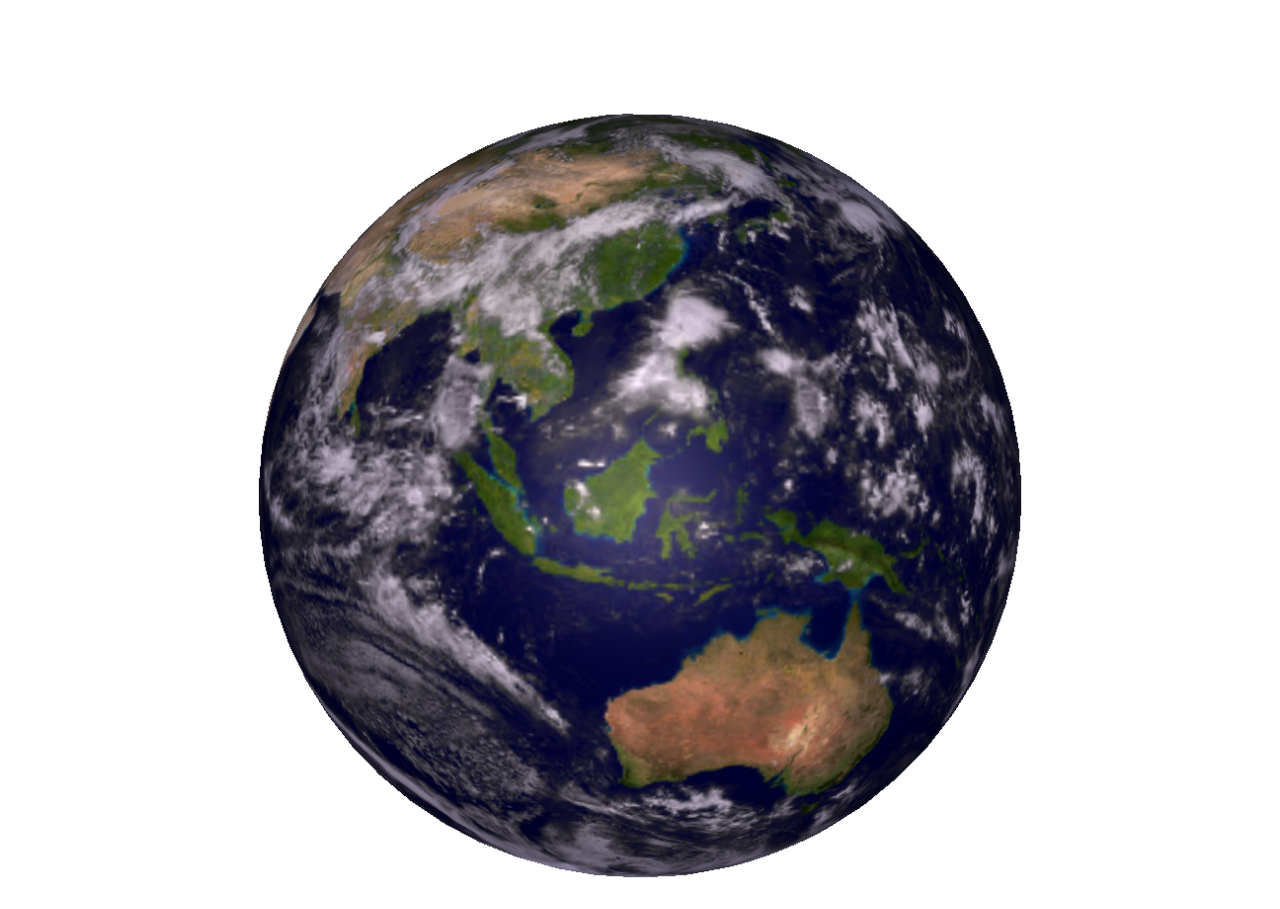
<file: images/planets/animated/earth.html>
<!doctype html>
<html>
<head>
<meta charset="utf-8">
<title>CinEspacio</title>
<meta name="viewport" content="width=device-width, initial-scale=1">
<!--ESTLIOS -->
<!--SCRIPTS -->
    <script src="threemas/build/three.min.js"></script>
    <script src="threemas/examples/js/loaders/OBJLoader.js"></script>
    <script src="threemas/examples/js/controls/TrackballControls.js"></script>
    <script src="threemas/examples/js/Detector.js"></script>
<style>
body, html {overflow:hidden;}
canvas {cursor:pointer;width:100%!important;height:auto!important;background: transparent!important;}
</style>
</head>

<body>
    <script>
     var container;

    var camera, scene, renderer, controls;

    var mouseX = 0, mouseY = 0;

    var windowHalfX = window.innerWidth / 2;
    var windowHalfY = window.innerHeight / 2;

    init();

    function init() {

      container = document.createElement('div');
      document.body.appendChild(container);

      camera = new THREE.PerspectiveCamera(45, window.innerWidth / window.innerHeight, 1, 2000);
      camera.position.z = 28;

      /////////////////////////////////////////
      // Trackball Controller
      /////////////////////////////////////////

      controls = new THREE.TrackballControls(camera);
      controls.rotateSpeed = 5.0;
      controls.zoomSpeed = 3.2;
      controls.panSpeed = 0.8;
      controls.noZoom = true;
      controls.noPan = true;
      controls.staticMoving = true;
      controls.dynamicDampingFactor = 0.2;

      function animationLoop(time) {

        controls.update();

        camera.position.x += (mouseX - camera.position.x) * .00;
        camera.position.y += (- mouseY - camera.position.y) * .00;
        camera.lookAt(scene.position);

        var delta = time - animationLoop.lastTime;
        animationLoop.lastTime = time;
        rotatePlanet(delta);

        renderer.render(scene, camera);
        requestAnimationFrame(animationLoop);
      }

      function rotatePlanet(delta) {
        if (planet == null) return;
      
        planet.rotation.y += (delta * 0.0003);
        this.time -= delta;
      }

      // scene

      scene = new THREE.Scene();

      var ambient = new THREE.AmbientLight(0x101030);
      scene.add(ambient);

      var directionalLight = new THREE.DirectionalLight(0xffeedd);
      directionalLight.position.set(0, 0, 1);
      scene.add(directionalLight);

      // texture

      var manager = new THREE.LoadingManager();
      manager.onProgress = function (item, loaded, total) {

        console.log(item, loaded, total);

      };

      var texture = new THREE.Texture();

      var onProgress = function (xhr) {
        if (xhr.lengthComputable) {
          var percentComplete = xhr.loaded / xhr.total * 100;
          console.log(Math.round(percentComplete, 2) + '% downloaded');
        }
      };

      var onError = function (xhr) {
      };


      var loader = new THREE.ImageLoader(manager);
      loader.load('planets/texture/earth.jpg', function (image) {

        texture.image = image;
        texture.needsUpdate = true;

      });

      // model

      var planet = null;
      var loader = new THREE.OBJLoader(manager);
      loader.load('planets/earth.obj', function (object) {

        planet = object;
        object.traverse(function (child) {

          if (child instanceof THREE.Mesh) {

            child.material.map = texture;

          }

        });

        object.position.y = -1;
        scene.add(object);

      }, onProgress, onError);

      //

      renderer = new THREE.WebGLRenderer({
        alpha: true,
      });
      renderer.setPixelRatio(window.devicePixelRatio);
      renderer.setSize(window.innerWidth, window.innerHeight);
      container.appendChild(renderer.domElement);

      document.addEventListener('mousemove', onDocumentMouseMove, true);

      //

      window.addEventListener('resize', onWindowResize, true);

      requestAnimationFrame(animationLoop);
    }

    function onWindowResize() {

      windowHalfX = window.innerWidth;
      windowHalfY = window.innerHeight;

      camera.aspect = window.innerWidth / window.innerHeight;
      camera.updateProjectionMatrix();

      renderer.setSize(window.innerWidth, window.innerHeight);

    }

    function onDocumentMouseMove(event) {

      mouseX = (event.clientX - windowHalfX);
      mouseY = (event.clientY - windowHalfY);

    }
</script>
</body>
</html>
</file>
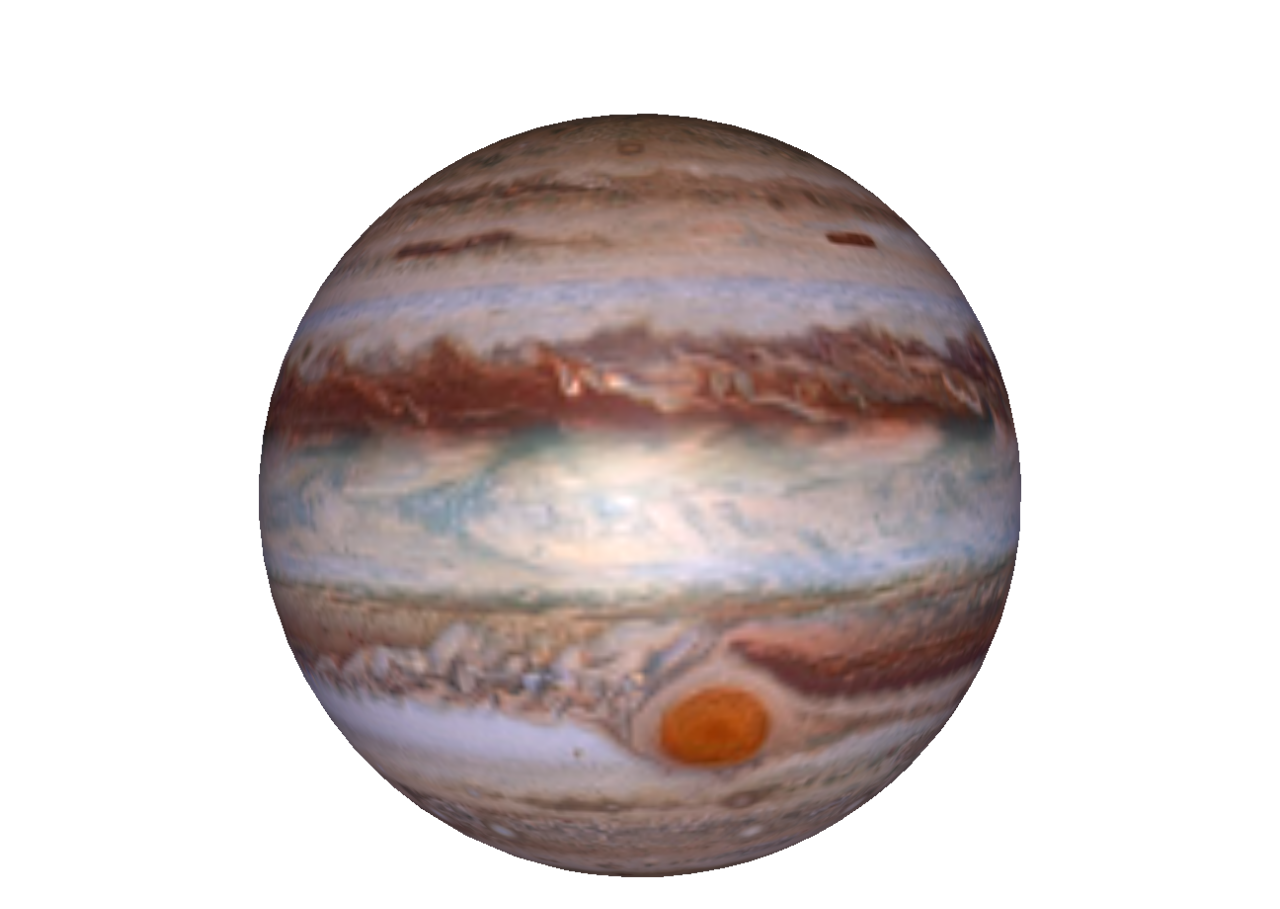
<file: images/planets/animated/jupiter.html>
<!doctype html>
<html>
<head>
<meta charset="utf-8">
<title>CinEspacio</title>
<meta name="viewport" content="width=device-width, initial-scale=1">
<!--ESTLIOS -->
<!--SCRIPTS -->
    <script src="threemas/build/three.min.js"></script>
    <script src="threemas/examples/js/loaders/OBJLoader.js"></script>
    <script src="threemas/examples/js/controls/TrackballControls.js"></script>
    <script src="threemas/examples/js/Detector.js"></script>
<style>
body, html {overflow:hidden;}
canvas {cursor:pointer;width:100%!important;height:auto!important;background: transparent!important;}
</style>
</head>

<body>
    <script>
       var container;

    var camera, scene, renderer, controls;

    var mouseX = 0, mouseY = 0;

    var windowHalfX = window.innerWidth / 2;
    var windowHalfY = window.innerHeight / 2;

    init();

    function init() {

      container = document.createElement('div');
      document.body.appendChild(container);

      camera = new THREE.PerspectiveCamera(45, window.innerWidth / window.innerHeight, 1, 2000);
      camera.position.z = 28;

      /////////////////////////////////////////
      // Trackball Controller
      /////////////////////////////////////////

      controls = new THREE.TrackballControls(camera);
      controls.rotateSpeed = 5.0;
      controls.zoomSpeed = 3.2;
      controls.panSpeed = 0.8;
      controls.noZoom = true;
      controls.noPan = true;
      controls.staticMoving = true;
      controls.dynamicDampingFactor = 0.2;

      function animationLoop(time) {

        controls.update();

        camera.position.x += (mouseX - camera.position.x) * .00;
        camera.position.y += (- mouseY - camera.position.y) * .00;
        camera.lookAt(scene.position);

        var delta = time - animationLoop.lastTime;
        animationLoop.lastTime = time;
        rotatePlanet(delta);

        renderer.render(scene, camera);
        requestAnimationFrame(animationLoop);
      }

      function rotatePlanet(delta) {
        if (planet == null) return;
      
        planet.rotation.y += (delta * 0.0003);
        this.time -= delta;
      }

      // scene

      scene = new THREE.Scene();

      var ambient = new THREE.AmbientLight(0x101030);
      scene.add(ambient);

      var directionalLight = new THREE.DirectionalLight(0xffeedd);
      directionalLight.position.set(0, 0, 1);
      scene.add(directionalLight);

      // texture

      var manager = new THREE.LoadingManager();
      manager.onProgress = function (item, loaded, total) {

        console.log(item, loaded, total);

      };

      var texture = new THREE.Texture();

      var onProgress = function (xhr) {
        if (xhr.lengthComputable) {
          var percentComplete = xhr.loaded / xhr.total * 100;
          console.log(Math.round(percentComplete, 2) + '% downloaded');
        }
      };

      var onError = function (xhr) {
      };


      var loader = new THREE.ImageLoader(manager);
      loader.load('planets/texture/jupiter.jpg', function (image) {

        texture.image = image;
        texture.needsUpdate = true;

      });

      // model

      var planet = null;
      var loader = new THREE.OBJLoader(manager);
      loader.load('planets/jupiter.obj', function (object) {

        planet = object;
        object.traverse(function (child) {

          if (child instanceof THREE.Mesh) {

            child.material.map = texture;

          }

        });

        object.position.y = -1;
        object.rotation.y = 154.3;
        scene.add(object);

      }, onProgress, onError);

      //

      renderer = new THREE.WebGLRenderer({
        alpha: true,
      });
      renderer.setPixelRatio(window.devicePixelRatio);
      renderer.setSize(window.innerWidth, window.innerHeight);
      container.appendChild(renderer.domElement);

      document.addEventListener('mousemove', onDocumentMouseMove, true);

      //

      window.addEventListener('resize', onWindowResize, true);

      requestAnimationFrame(animationLoop);
    }

    function onWindowResize() {

      windowHalfX = window.innerWidth;
      windowHalfY = window.innerHeight;

      camera.aspect = window.innerWidth / window.innerHeight;
      camera.updateProjectionMatrix();

      renderer.setSize(window.innerWidth, window.innerHeight);

    }

    function onDocumentMouseMove(event) {

      mouseX = (event.clientX - windowHalfX);
      mouseY = (event.clientY - windowHalfY);

    }
    </script>

</body>
</html>
</file>
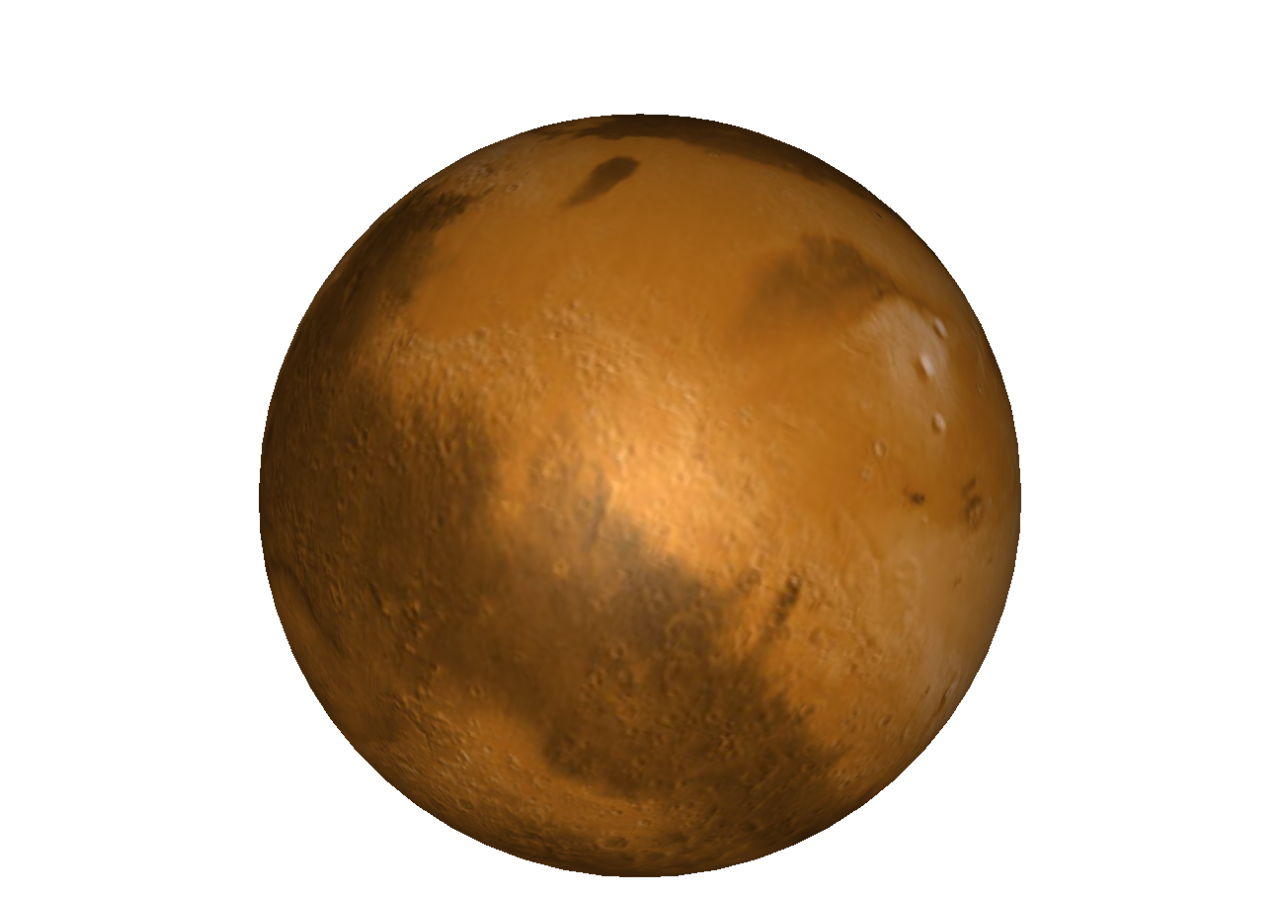
<file: images/planets/animated/mars.html>
<!doctype html>
<html>
<head>
<meta charset="utf-8">
<title>CinEspacio</title>
<meta name="viewport" content="width=device-width, initial-scale=1">
<!--ESTLIOS -->
<!--SCRIPTS -->
    <script src="threemas/build/three.min.js"></script>
    <script src="threemas/examples/js/loaders/OBJLoader.js"></script>
         <script src="https://code.createjs.com/tweenjs-0.6.2.min.js"></script>
    <script src="threemas/examples/js/controls/TrackballControls.js"></script>
    <script src="threemas/examples/js/Detector.js"></script>
<style>
body, html {overflow:hidden;}
canvas {cursor:pointer;width:100%!important;height:auto!important;background: transparent!important;}
</style>
</head>

<body>
    <script>
       var container;

    var camera, scene, renderer, controls;

    var mouseX = 0, mouseY = 0;

    var windowHalfX = window.innerWidth / 2;
    var windowHalfY = window.innerHeight / 2;

    init();

    function init() {

      container = document.createElement('div');
      document.body.appendChild(container);

      camera = new THREE.PerspectiveCamera(45, window.innerWidth / window.innerHeight, 1, 2000);
      camera.position.z = 28;

      /////////////////////////////////////////
      // Trackball Controller
      /////////////////////////////////////////

      controls = new THREE.TrackballControls(camera);
      controls.rotateSpeed = 5.0;
      controls.zoomSpeed = 3.2;
      controls.panSpeed = 0.8;
      controls.noZoom = true;
      controls.noPan = true;
      controls.staticMoving = true;
      controls.dynamicDampingFactor = 0.2;

      function animationLoop(time) {

        controls.update();

        camera.position.x += (mouseX - camera.position.x) * .00;
        camera.position.y += (- mouseY - camera.position.y) * .00;
        camera.lookAt(scene.position);

        var delta = time - animationLoop.lastTime;
        animationLoop.lastTime = time;
        rotatePlanet(delta);

        renderer.render(scene, camera);
        requestAnimationFrame(animationLoop);
      }

      function rotatePlanet(delta) {
        if (planet == null) return;
      
        planet.rotation.y += (delta * 0.0003);
        this.time -= delta;
      }

      // scene

      scene = new THREE.Scene();

      var ambient = new THREE.AmbientLight(0x101030);
      scene.add(ambient);

      var directionalLight = new THREE.DirectionalLight(0xffeedd);
      directionalLight.position.set(0, 0, 1);
      scene.add(directionalLight);

      // texture

      var manager = new THREE.LoadingManager();
      manager.onProgress = function (item, loaded, total) {

        console.log(item, loaded, total);

      };

      var texture = new THREE.Texture();

      var onProgress = function (xhr) {
        if (xhr.lengthComputable) {
          var percentComplete = xhr.loaded / xhr.total * 100;
          console.log(Math.round(percentComplete, 2) + '% downloaded');
        }
      };

      var onError = function (xhr) {
      };


      var loader = new THREE.ImageLoader(manager);
      loader.load('planets/texture/mars.jpg', function (image) {

        texture.image = image;
        texture.needsUpdate = true;

      });

      // model

      var planet = null;
      var loader = new THREE.OBJLoader(manager);
      loader.load('planets/mars.obj', function (object) {

        planet = object;
        object.traverse(function (child) {

          if (child instanceof THREE.Mesh) {

            child.material.map = texture;

          }

        });

        object.position.y = -1;
        object.rotation.x = -126;
        object.rotation.y = 90;
        scene.add(object);

      }, onProgress, onError);

      //

      renderer = new THREE.WebGLRenderer({
        alpha: true,
      });
      renderer.setPixelRatio(window.devicePixelRatio);
      renderer.setSize(window.innerWidth, window.innerHeight);
      container.appendChild(renderer.domElement);

      document.addEventListener('mousemove', onDocumentMouseMove, true);

      //

      window.addEventListener('resize', onWindowResize, true);

      requestAnimationFrame(animationLoop);
    }

    function onWindowResize() {

      windowHalfX = window.innerWidth;
      windowHalfY = window.innerHeight;

      camera.aspect = window.innerWidth / window.innerHeight;
      camera.updateProjectionMatrix();

      renderer.setSize(window.innerWidth, window.innerHeight);

    }

    function onDocumentMouseMove(event) {

      mouseX = (event.clientX - windowHalfX);
      mouseY = (event.clientY - windowHalfY);

    }</script>

</body>
</html>
</file>
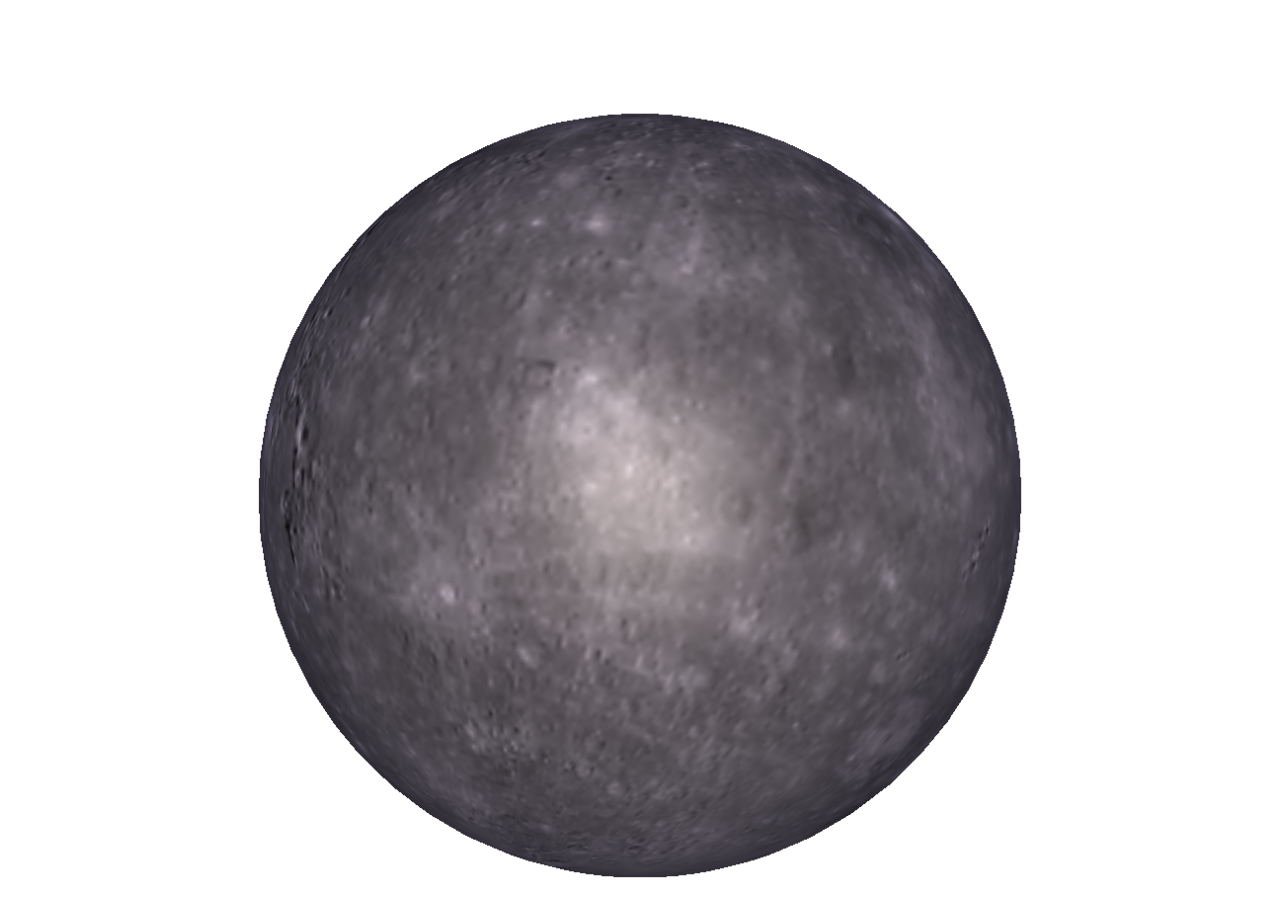
<file: images/planets/animated/mercury.html>
<!doctype html>
<html>
<head>
<meta charset="utf-8">
<title>CinEspacio</title>
<meta name="viewport" content="width=device-width, initial-scale=1">
<!--ESTLIOS -->
<!--SCRIPTS -->
    <script src="threemas/build/three.min.js"></script>
    <script src="threemas/examples/js/loaders/OBJLoader.js"></script>
    <script src="threemas/examples/js/controls/TrackballControls.js"></script>
    <script src="threemas/examples/js/Detector.js"></script>
<style>
body, html {overflow:hidden;}
canvas {cursor:pointer;width:100%!important;height:auto!important;background: transparent!important;}
</style>
</head>

<body>

<script>
 var container;

    var camera, scene, renderer, controls;

    var mouseX = 0, mouseY = 0;

    var windowHalfX = window.innerWidth / 2;
    var windowHalfY = window.innerHeight / 2;

    init();

    function init() {

      container = document.createElement('div');
      document.body.appendChild(container);

      camera = new THREE.PerspectiveCamera(45, window.innerWidth / window.innerHeight, 1, 2000);
      camera.position.z = 28;

      /////////////////////////////////////////
      // Trackball Controller
      /////////////////////////////////////////

      controls = new THREE.TrackballControls(camera);
      controls.rotateSpeed = 5.0;
      controls.zoomSpeed = 3.2;
      controls.panSpeed = 0.8;
      controls.noZoom = true;
      controls.noPan = true;
      controls.staticMoving = true;
      controls.dynamicDampingFactor = 0.2;

      function animationLoop(time) {

        controls.update();

        camera.position.x += (mouseX - camera.position.x) * .00;
        camera.position.y += (- mouseY - camera.position.y) * .00;
        camera.lookAt(scene.position);

        var delta = time - animationLoop.lastTime;
        animationLoop.lastTime = time;
        rotatePlanet(delta);

        renderer.render(scene, camera);
        requestAnimationFrame(animationLoop);
      }

      function rotatePlanet(delta) {
        if (planet == null) return;
      
        planet.rotation.y += (delta * 0.0003);
        this.time -= delta;
      }

      // scene

      scene = new THREE.Scene();

      var ambient = new THREE.AmbientLight(0x101030);
      scene.add(ambient);

      var directionalLight = new THREE.DirectionalLight(0xffeedd);
      directionalLight.position.set(0, 0, 1);
      scene.add(directionalLight);

      // texture

      var manager = new THREE.LoadingManager();
      manager.onProgress = function (item, loaded, total) {

        console.log(item, loaded, total);

      };

      var texture = new THREE.Texture();

      var onProgress = function (xhr) {
        if (xhr.lengthComputable) {
          var percentComplete = xhr.loaded / xhr.total * 100;
          console.log(Math.round(percentComplete, 2) + '% downloaded');
        }
      };

      var onError = function (xhr) {
      };


      var loader = new THREE.ImageLoader(manager);
      loader.load('planets/texture/mercury.jpg', function (image) {

        texture.image = image;
        texture.needsUpdate = true;

      });

      // model

      var planet = null;
      var loader = new THREE.OBJLoader(manager);
      loader.load('planets/mercury.obj', function (object) {

        planet = object;
        object.traverse(function (child) {

          if (child instanceof THREE.Mesh) {

            child.material.map = texture;

          }

        });

        object.position.y = -1;
        scene.add(object);

      }, onProgress, onError);

      //

      renderer = new THREE.WebGLRenderer({
        alpha: true,
      });
      renderer.setPixelRatio(window.devicePixelRatio);
      renderer.setSize(window.innerWidth, window.innerHeight);
      container.appendChild(renderer.domElement);

      document.addEventListener('mousemove', onDocumentMouseMove, true);

      //

      window.addEventListener('resize', onWindowResize, true);

      requestAnimationFrame(animationLoop);
    }

    function onWindowResize() {

      windowHalfX = window.innerWidth;
      windowHalfY = window.innerHeight;

      camera.aspect = window.innerWidth / window.innerHeight;
      camera.updateProjectionMatrix();

      renderer.setSize(window.innerWidth, window.innerHeight);

    }

    function onDocumentMouseMove(event) {

      mouseX = (event.clientX - windowHalfX);
      mouseY = (event.clientY - windowHalfY);

    }
    </script>

</body>
</html>
</file>
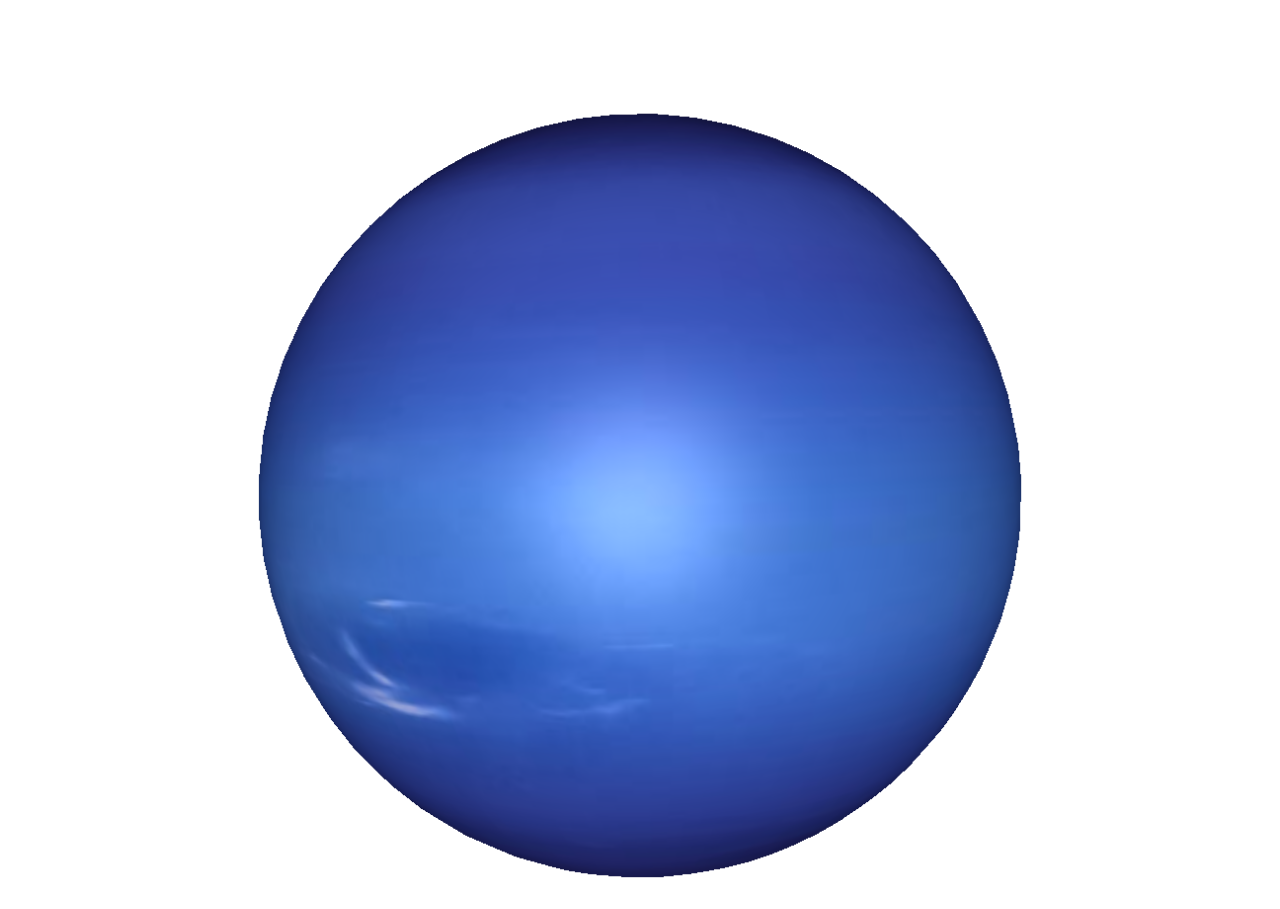
<file: images/planets/animated/neptune.html>
<!doctype html>
<html>
<head>
<meta charset="utf-8">
<title>CinEspacio</title>
<meta name="viewport" content="width=device-width, initial-scale=1">
<!--ESTLIOS -->
<!--SCRIPTS -->
    <script src="threemas/build/three.min.js"></script>
    <script src="threemas/examples/js/loaders/OBJLoader.js"></script>
    <script src="threemas/examples/js/controls/TrackballControls.js"></script>
    <script src="threemas/examples/js/Detector.js"></script>
<style>
body, html {overflow:hidden;}
canvas {cursor:pointer;width:100%!important;height:auto!important;background: transparent!important;}
</style>
</head>

<body>
    <script>
       var container;

    var camera, scene, renderer, controls;

    var mouseX = 0, mouseY = 0;

    var windowHalfX = window.innerWidth / 2;
    var windowHalfY = window.innerHeight / 2;

    init();

    function init() {

      container = document.createElement('div');
      document.body.appendChild(container);

      camera = new THREE.PerspectiveCamera(45, window.innerWidth / window.innerHeight, 1, 2000);
      camera.position.z = 28;

      /////////////////////////////////////////
      // Trackball Controller
      /////////////////////////////////////////

      controls = new THREE.TrackballControls(camera);
      controls.rotateSpeed = 5.0;
      controls.zoomSpeed = 3.2;
      controls.panSpeed = 0.8;
      controls.noZoom = true;
      controls.noPan = true;
      controls.staticMoving = true;
      controls.dynamicDampingFactor = 0.2;

      function animationLoop(time) {

        controls.update();

        camera.position.x += (mouseX - camera.position.x) * .00;
        camera.position.y += (- mouseY - camera.position.y) * .00;
        camera.lookAt(scene.position);

        var delta = time - animationLoop.lastTime;
        animationLoop.lastTime = time;
        rotatePlanet(delta);

        renderer.render(scene, camera);
        requestAnimationFrame(animationLoop);
      }

      function rotatePlanet(delta) {
        if (planet == null) return;
      
        planet.rotation.y += (delta * 0.0003);
        this.time -= delta;
      }

      // scene

      scene = new THREE.Scene();

      var ambient = new THREE.AmbientLight(0x101030);
      scene.add(ambient);

      var directionalLight = new THREE.DirectionalLight(0xffeedd);
      directionalLight.position.set(0, 0, 1);
      scene.add(directionalLight);

      // texture

      var manager = new THREE.LoadingManager();
      manager.onProgress = function (item, loaded, total) {

        console.log(item, loaded, total);

      };

      var texture = new THREE.Texture();

      var onProgress = function (xhr) {
        if (xhr.lengthComputable) {
          var percentComplete = xhr.loaded / xhr.total * 100;
          console.log(Math.round(percentComplete, 2) + '% downloaded');
        }
      };

      var onError = function (xhr) {
      };


      var loader = new THREE.ImageLoader(manager);
      loader.load('planets/texture/neptune.jpg', function (image) {

        texture.image = image;
        texture.needsUpdate = true;

      });

      // model

      var planet = null;
      var loader = new THREE.OBJLoader(manager);
      loader.load('planets/jupiter.obj', function (object) {

        planet = object;
        object.traverse(function (child) {

          if (child instanceof THREE.Mesh) {

            child.material.map = texture;

          }

        });

        object.position.y = -1;
        object.rotation.y = 154.3;
        scene.add(object);

      }, onProgress, onError);

      //

      renderer = new THREE.WebGLRenderer({
        alpha: true,
      });
      renderer.setPixelRatio(window.devicePixelRatio);
      renderer.setSize(window.innerWidth, window.innerHeight);
      container.appendChild(renderer.domElement);

      document.addEventListener('mousemove', onDocumentMouseMove, true);

      //

      window.addEventListener('resize', onWindowResize, true);

      requestAnimationFrame(animationLoop);
    }

    function onWindowResize() {

      windowHalfX = window.innerWidth;
      windowHalfY = window.innerHeight;

      camera.aspect = window.innerWidth / window.innerHeight;
      camera.updateProjectionMatrix();

      renderer.setSize(window.innerWidth, window.innerHeight);

    }

    function onDocumentMouseMove(event) {

      mouseX = (event.clientX - windowHalfX);
      mouseY = (event.clientY - windowHalfY);

    }
    </script>

</body>
</html>
</file>
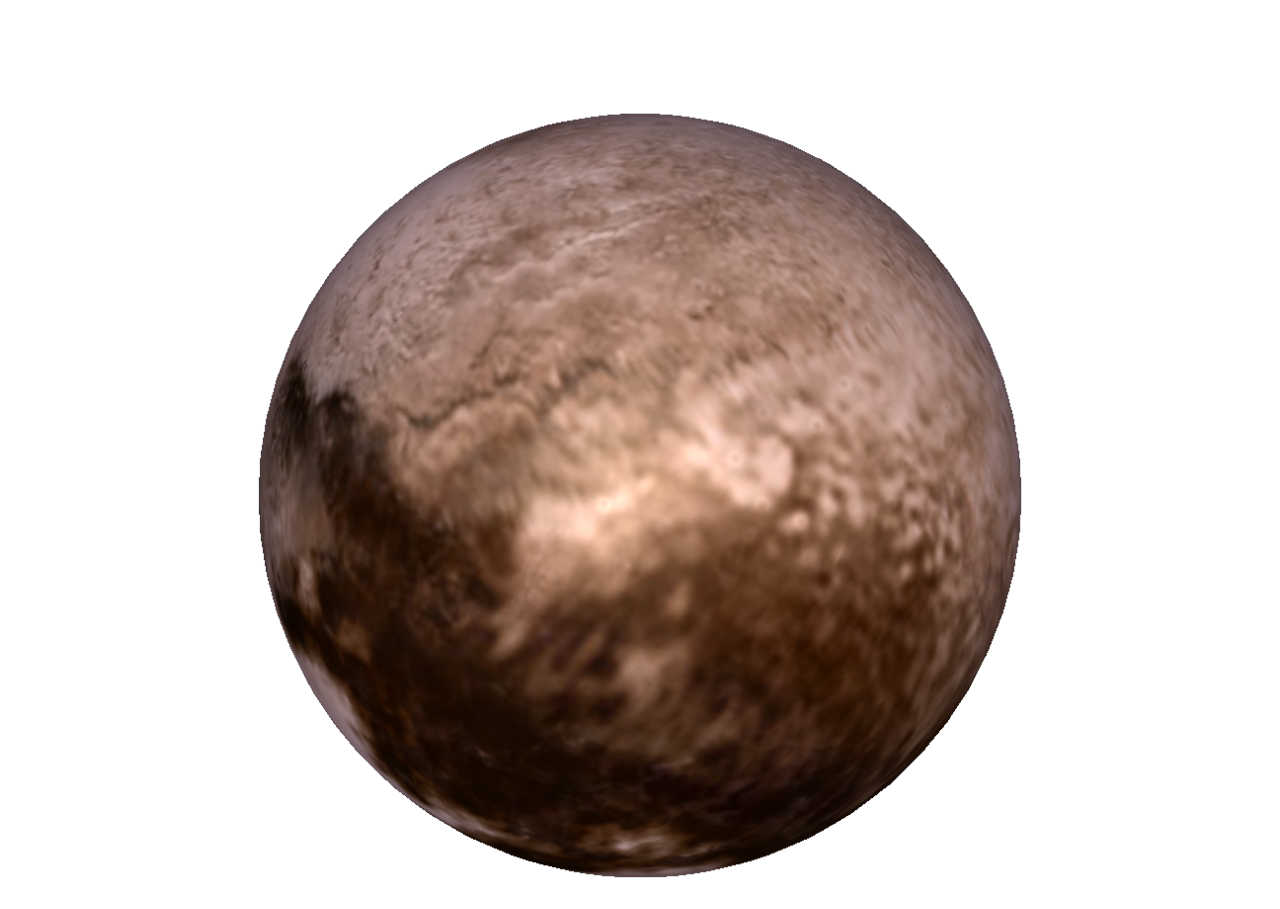
<file: images/planets/animated/pluto.html>
<!doctype html>
<html>
<head>
<meta charset="utf-8">
<title>CinEspacio</title>
<meta name="viewport" content="width=device-width, initial-scale=1">
<!--ESTLIOS -->
<!--SCRIPTS -->
    <script src="threemas/build/three.min.js"></script>
    <script src="threemas/examples/js/loaders/OBJLoader.js"></script>
    <script src="threemas/examples/js/controls/TrackballControls.js"></script>
    <script src="threemas/examples/js/Detector.js"></script>
<style>
body, html {overflow:hidden;}
canvas {cursor:pointer;width:100%!important;height:auto!important;background: transparent!important;}
</style>
</head>

<body>

<script>
 var container;

    var camera, scene, renderer, controls;

    var mouseX = 0, mouseY = 0;

    var windowHalfX = window.innerWidth / 2;
    var windowHalfY = window.innerHeight / 2;

    init();

    function init() {

      container = document.createElement('div');
      document.body.appendChild(container);

      camera = new THREE.PerspectiveCamera(45, window.innerWidth / window.innerHeight, 1, 2000);
      camera.position.z = 28;

      /////////////////////////////////////////
      // Trackball Controller
      /////////////////////////////////////////

      controls = new THREE.TrackballControls(camera);
      controls.rotateSpeed = 5.0;
      controls.zoomSpeed = 3.2;
      controls.panSpeed = 0.8;
      controls.noZoom = true;
      controls.noPan = true;
      controls.staticMoving = true;
      controls.dynamicDampingFactor = 0.2;

      function animationLoop(time) {

        controls.update();

        camera.position.x += (mouseX - camera.position.x) * .00;
        camera.position.y += (- mouseY - camera.position.y) * .00;
        camera.lookAt(scene.position);

        var delta = time - animationLoop.lastTime;
        animationLoop.lastTime = time;
        rotatePlanet(delta);

        renderer.render(scene, camera);
        requestAnimationFrame(animationLoop);
      }

      function rotatePlanet(delta) {
        if (planet == null) return;
      
        planet.rotation.y += (delta * 0.0003);
        this.time -= delta;
      }

      // scene

      scene = new THREE.Scene();

      var ambient = new THREE.AmbientLight(0x101030);
      scene.add(ambient);

      var directionalLight = new THREE.DirectionalLight(0xffeedd);
      directionalLight.position.set(0, 0, 1);
      scene.add(directionalLight);

      // texture

      var manager = new THREE.LoadingManager();
      manager.onProgress = function (item, loaded, total) {

        console.log(item, loaded, total);

      };

      var texture = new THREE.Texture();

      var onProgress = function (xhr) {
        if (xhr.lengthComputable) {
          var percentComplete = xhr.loaded / xhr.total * 100;
          console.log(Math.round(percentComplete, 2) + '% downloaded');
        }
      };

      var onError = function (xhr) {
      };


      var loader = new THREE.ImageLoader(manager);
      loader.load('planets/texture/pluto.jpg', function (image) {

        texture.image = image;
        texture.needsUpdate = true;

      });

      // model

      var planet = null;
      var loader = new THREE.OBJLoader(manager);
      loader.load('planets/pluto.obj', function (object) {

        planet = object;
        object.traverse(function (child) {

          if (child instanceof THREE.Mesh) {

            child.material.map = texture;

          }

        });

        object.position.y = -1;
        object.rotation.y = 150;
        scene.add(object);

      }, onProgress, onError);

      //

      renderer = new THREE.WebGLRenderer({
        alpha: true,
      });
      renderer.setPixelRatio(window.devicePixelRatio);
      renderer.setSize(window.innerWidth, window.innerHeight);
      container.appendChild(renderer.domElement);

      document.addEventListener('mousemove', onDocumentMouseMove, true);

      //

      window.addEventListener('resize', onWindowResize, true);

      requestAnimationFrame(animationLoop);
    }

    function onWindowResize() {

      windowHalfX = window.innerWidth;
      windowHalfY = window.innerHeight;

      camera.aspect = window.innerWidth / window.innerHeight;
      camera.updateProjectionMatrix();

      renderer.setSize(window.innerWidth, window.innerHeight);

    }

    function onDocumentMouseMove(event) {

      mouseX = (event.clientX - windowHalfX);
      mouseY = (event.clientY - windowHalfY);

    }
    </script>

</body>
</html>
</file>
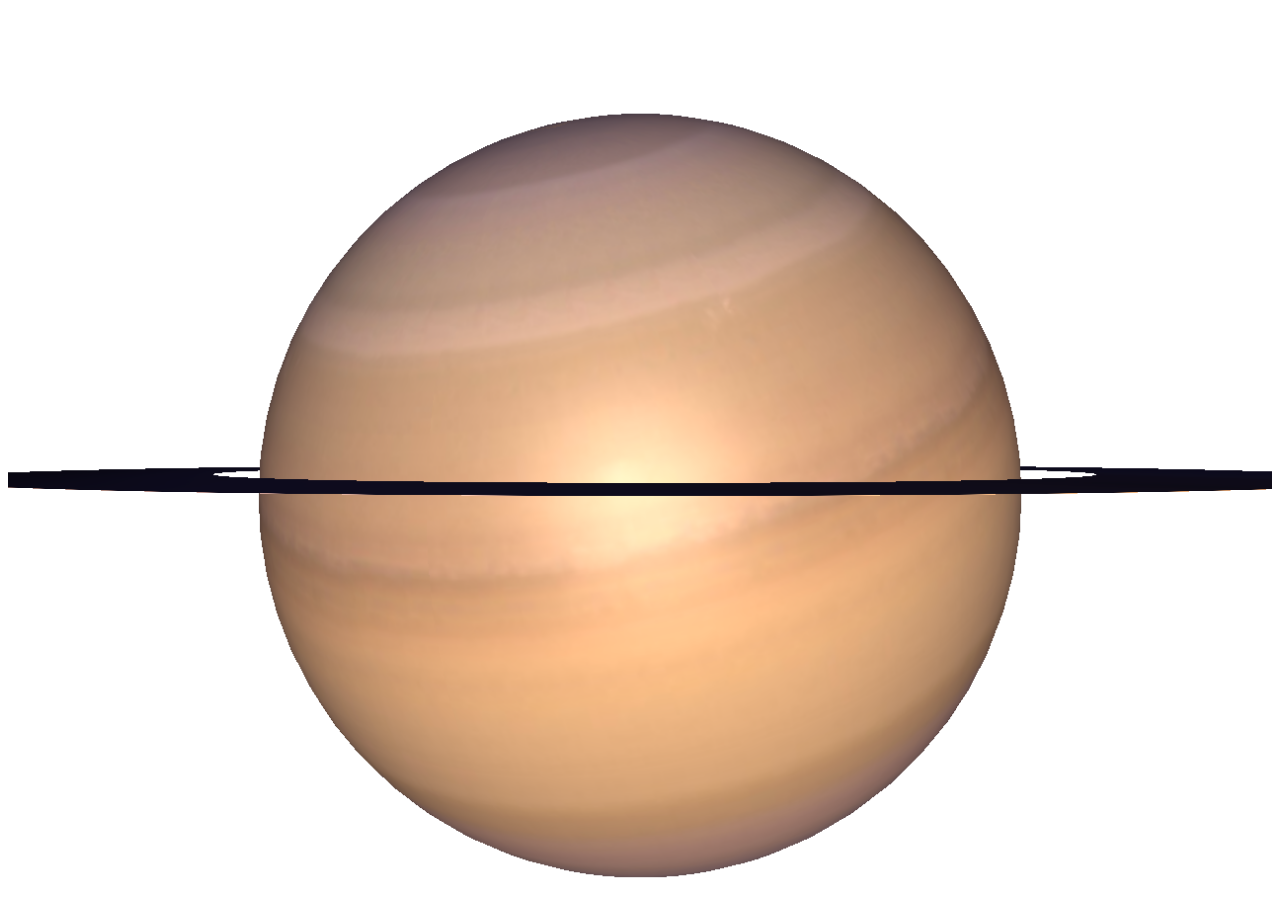
<file: images/planets/animated/rings.html>
<!doctype html>
<html>
<head>
<meta charset="utf-8">
<title>CinEspacio</title>
<meta name="viewport" content="width=device-width, initial-scale=1">
<!--ESTLIOS -->
<!--SCRIPTS -->
    <script src="threemas/build/three.min.js"></script>
    <script src="threemas/examples/js/loaders/OBJLoader.js"></script>
    <script src="threemas/examples/js/controls/TrackballControls.js"></script>
    <script src="threemas/examples/js/Detector.js"></script>
<style>
body, html {overflow:hidden;}
canvas {cursor:pointer;width:100%!important;height:auto!important;background: transparent!important;}
</style>
</head>

<body>
    <script>
       var container;

    var camera, scene, renderer, controls;

    var mouseX = 0, mouseY = 0;

    var windowHalfX = window.innerWidth / 2;
    var windowHalfY = window.innerHeight / 2;

    init();

    function init() {

      container = document.createElement('div');
      document.body.appendChild(container);

      camera = new THREE.PerspectiveCamera(45, window.innerWidth / window.innerHeight, 1, 2000);
      camera.position.z = 28;

      /////////////////////////////////////////
      // Trackball Controller
      /////////////////////////////////////////

      controls = new THREE.TrackballControls(camera);
      controls.rotateSpeed = 5.0;
      controls.zoomSpeed = 3.2;
      controls.panSpeed = 0.8;
      controls.noZoom = true;
      controls.noPan = true;
      controls.staticMoving = true;
      controls.dynamicDampingFactor = 0.2;

      function animationLoop(time) {

        controls.update();

        camera.position.x += (mouseX - camera.position.x) * .00;
        camera.position.y += (- mouseY - camera.position.y) * .00;
        camera.lookAt(scene.position);

        var delta = time - animationLoop.lastTime;
        animationLoop.lastTime = time;
        rotatePlanet(delta);

        renderer.render(scene, camera);
        requestAnimationFrame(animationLoop);
      }

      function rotatePlanet(delta) {
        if (planet == null) return;
      
        planet.rotation.y += (delta * 0.0003);
        this.time -= delta;
      }

      // scene

      scene = new THREE.Scene();

      var ambient = new THREE.AmbientLight(0x101030);
      scene.add(ambient);

      var directionalLight = new THREE.DirectionalLight(0xffeedd);
      directionalLight.position.set(0, 0, 1);
      scene.add(directionalLight);

      // texture

      var manager = new THREE.LoadingManager();
      manager.onProgress = function (item, loaded, total) {

        console.log(item, loaded, total);

      };

      var texture = new THREE.Texture();

      var onProgress = function (xhr) {
        if (xhr.lengthComputable) {
          var percentComplete = xhr.loaded / xhr.total * 100;
          console.log(Math.round(percentComplete, 2) + '% downloaded');
        }
      };

      var onError = function (xhr) {
      };


      var loader = new THREE.ImageLoader(manager);
      loader.load('planets/texture/saturn.jpeg', function (image) {

        texture.image = image;
        texture.needsUpdate = true;

      });

      // model

      var planet = null;
      var loader = new THREE.OBJLoader(manager);
      loader.load('planets/venus.obj', function (object) {

        planet = object;
        object.traverse(function (child) {

          if (child instanceof THREE.Mesh) {

            child.material.map = texture;

          }

        });

        object.position.y = -1;
        object.rotation.y = 154.3;
        scene.add(object);

      }, onProgress, onError);

      //
       var loader = new THREE.ImageLoader(manager);
      loader.load('planets/texture/saturn.jpeg', function (image) {

        texture.image = image;
        texture.needsUpdate = true;

      });

      // model

      var rings = null;
      var loader = new THREE.OBJLoader(manager);
      loader.load('planets/rings.obj', function (object) {

        planet = object;
        object.traverse(function (child) {

          if (child instanceof THREE.Mesh) {

            child.material.map = texture;

          }

        });

        object.position.y = -1;
        object.rotation.y = 154.3;
        scene.add(object);

      }, onProgress, onError);

      //

      renderer = new THREE.WebGLRenderer({
        alpha: true,
      });
      renderer.setPixelRatio(window.devicePixelRatio);
      renderer.setSize(window.innerWidth, window.innerHeight);
      container.appendChild(renderer.domElement);

      document.addEventListener('mousemove', onDocumentMouseMove, true);

      //

      window.addEventListener('resize', onWindowResize, true);

      requestAnimationFrame(animationLoop);
    }

    function onWindowResize() {

      windowHalfX = window.innerWidth;
      windowHalfY = window.innerHeight;

      camera.aspect = window.innerWidth / window.innerHeight;
      camera.updateProjectionMatrix();

      renderer.setSize(window.innerWidth, window.innerHeight);

    }

    function onDocumentMouseMove(event) {

      mouseX = (event.clientX - windowHalfX);
      mouseY = (event.clientY - windowHalfY);

    }
    </script>

</body>
</html>
</file>
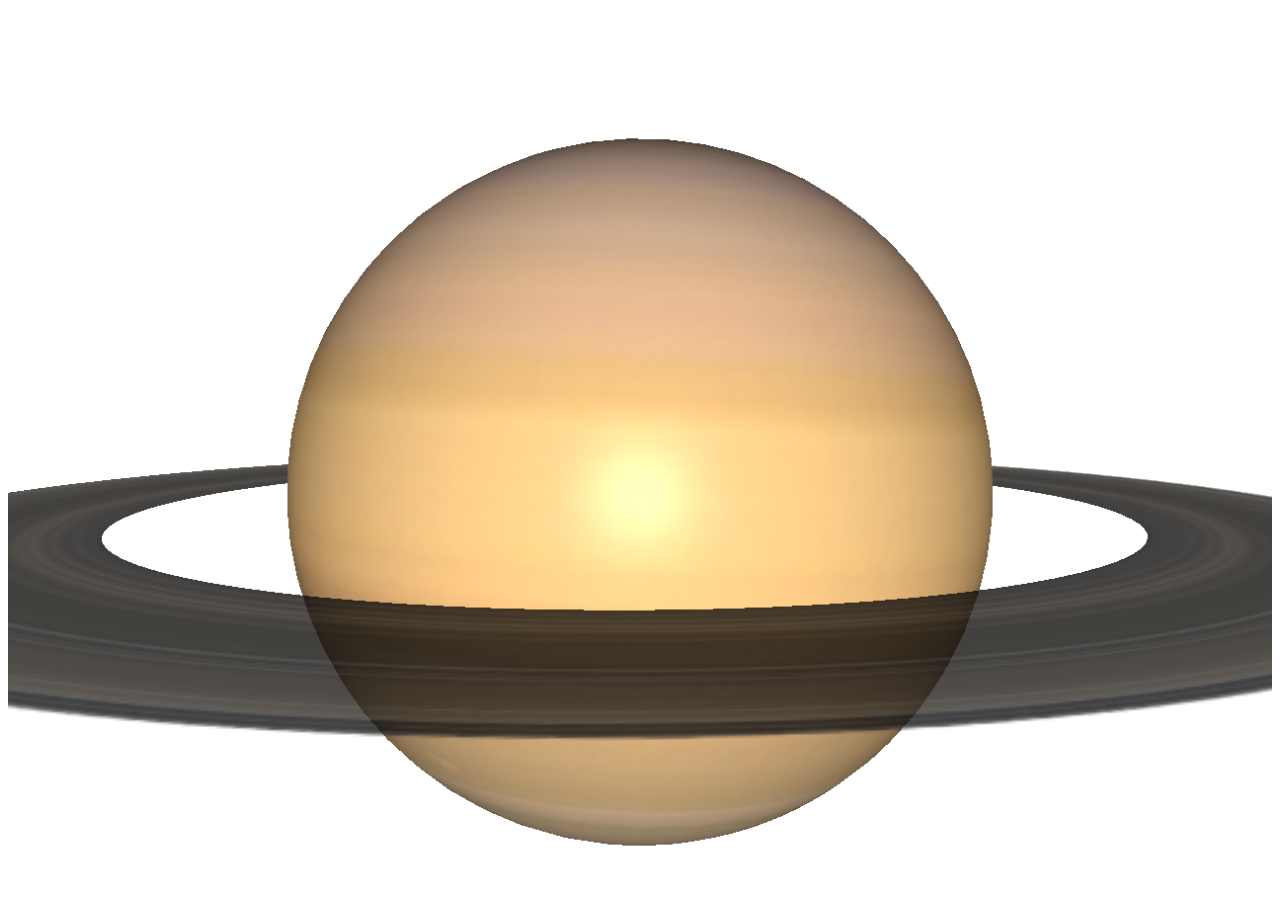
<file: images/planets/animated/saturn.html>
<!doctype html>
<html>

<head>
  <meta charset="utf-8">
  <title>CinEspacio</title>
  <meta name="viewport" content="width=device-width, initial-scale=1">
  <!--ESTLIOS -->
  <!--SCRIPTS -->
    <script src="threemas/build/three.min.js"></script>
    <script src="threemas/examples/js/loaders/OBJLoader.js"></script>
    <script src="threemas/examples/js/controls/TrackballControls.js"></script>
    <script src="threemas/examples/js/Detector.js"></script>
    <script src="threemas/examples/js/loaders/MTLLoader.js"></script>
  <style>
 body, html {overflow:hidden;}
canvas {cursor:pointer;width:100%!important;height:auto!important;background: transparent!important;}
  </style>
</head>

<body>

  <script>
    var container;

    var camera, scene, renderer, controls;

    var mouseX = 0, mouseY = 0;

    var windowHalfX = window.innerWidth / 2;
    var windowHalfY = window.innerHeight / 2;

    init();

    function init() {

      container = document.createElement('div');
      document.body.appendChild(container);

      camera = new THREE.PerspectiveCamera(45, window.innerWidth / window.innerHeight, 1, 2000);
      camera.position.z = 30;

      /////////////////////////////////////////
      // Trackball Controller
      /////////////////////////////////////////

      controls = new THREE.TrackballControls(camera);
      controls.rotateSpeed = 5.0;
      controls.zoomSpeed = 3.2;
      controls.panSpeed = 0.8;
      controls.noZoom = true;
      controls.noPan = true;
      controls.staticMoving = true;
      controls.dynamicDampingFactor = 0.2;

      function animationLoop(time) {

        controls.update();

        camera.position.x += (mouseX - camera.position.x) * .00;
        camera.position.y += (- mouseY - camera.position.y) * .00;
        camera.lookAt(scene.position);

        var delta = time - animationLoop.lastTime;
        animationLoop.lastTime = time;
        rotatePlanet(delta);

        renderer.render(scene, camera);
        requestAnimationFrame(animationLoop);
      }

      function rotatePlanet(delta) {
        if (planet == null) return;

        planet.rotation.y += (delta * 0.0003);
        this.time -= delta;
      }

      // scene

      scene = new THREE.Scene();

      var ambient = new THREE.AmbientLight(0x404040);
      scene.add(ambient);

      var directionalLight = new THREE.DirectionalLight(0x404040, 6);
      directionalLight.position.set(0, 0, 1);
      scene.add(directionalLight);

      // texture

      var manager = new THREE.LoadingManager();
      manager.onProgress = function (item, loaded, total) {

        console.log(item, loaded, total);

      };

      var texture = new THREE.Texture();

      var onProgress = function (xhr) {
        if (xhr.lengthComputable) {
          var percentComplete = xhr.loaded / xhr.total * 100;
          console.log(Math.round(percentComplete, 2) + '% downloaded');
        }
      };

      var onError = function (xhr) {
      };

      var planet = null;

      var mtlLoader = new THREE.MTLLoader();
      mtlLoader.setPath('planets/');
      mtlLoader.load('saturn2.mtl', function (materials) {

        materials.preload();

        var objLoader = new THREE.OBJLoader();
        objLoader.setMaterials(materials);
        objLoader.setPath('planets/');
        objLoader.load('saturn2.obj', function (object) {

          planet = object;
          object.position.y = - 1;
          object.rotation.x = -28.2;
          scene.add(object);

        }, onProgress, onError);

      });

      //

      renderer = new THREE.WebGLRenderer({
        alpha: true,
      });
      renderer.setPixelRatio(window.devicePixelRatio);
      renderer.setSize(window.innerWidth, window.innerHeight);
      container.appendChild(renderer.domElement);

      document.addEventListener('mousemove', onDocumentMouseMove, true);

      //

      window.addEventListener('resize', onWindowResize, true);

      requestAnimationFrame(animationLoop);
    }

    function onWindowResize() {

      windowHalfX = window.innerWidth;
      windowHalfY = window.innerHeight;

      camera.aspect = window.innerWidth / window.innerHeight;
      camera.updateProjectionMatrix();

      renderer.setSize(window.innerWidth, window.innerHeight);

    }

    function onDocumentMouseMove(event) {

      mouseX = (event.clientX - windowHalfX);
      mouseY = (event.clientY - windowHalfY);

    }
  </script>

</body>

</html>
</file>
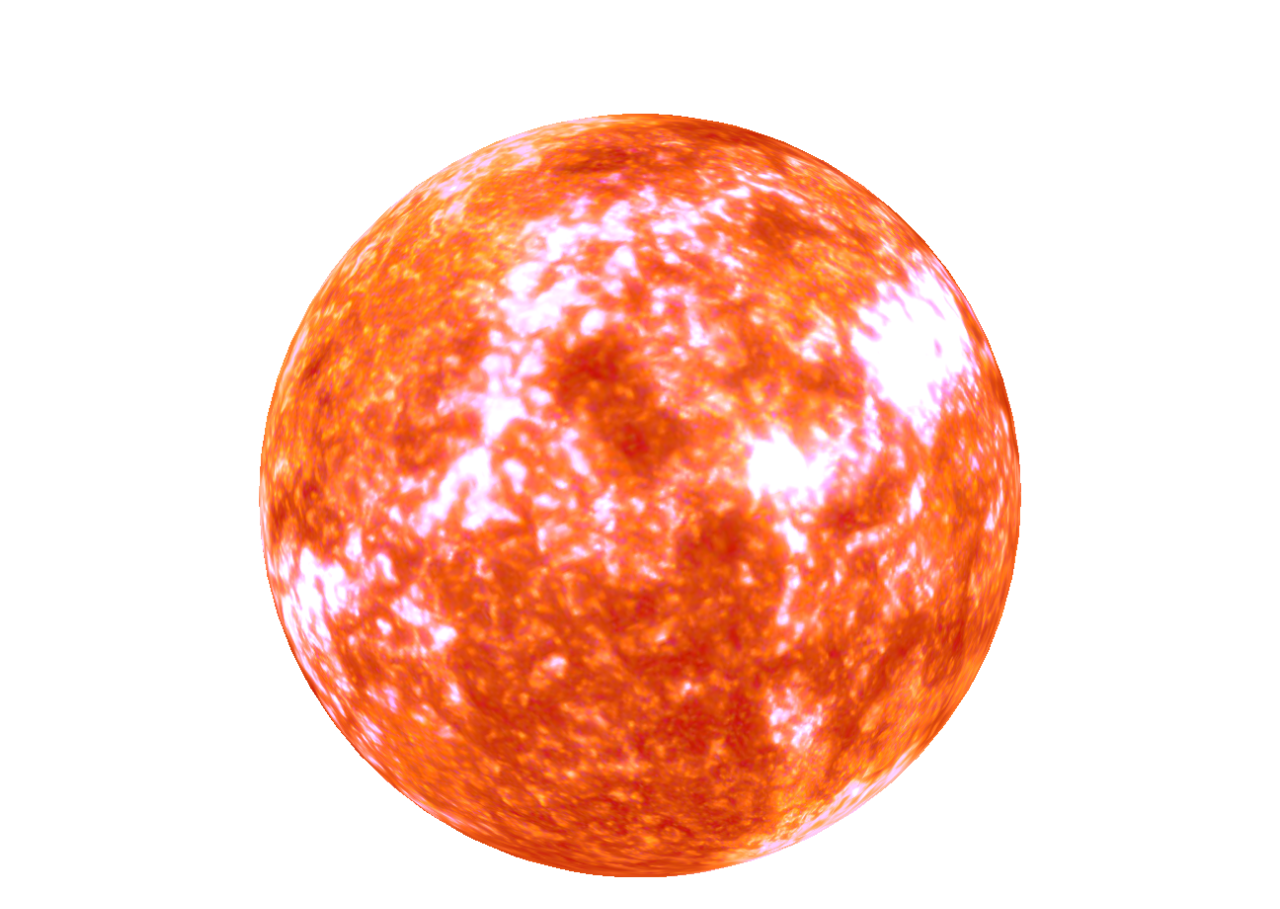
<file: images/planets/animated/sun.html>
<!doctype html>
<html>
<head>
<meta charset="utf-8">
<title>CinEspacio</title>
<meta name="viewport" content="width=device-width, initial-scale=1">
<!--ESTLIOS -->
<!--SCRIPTS -->
    <script src="threemas/build/three.min.js"></script>
    <script src="threemas/examples/js/loaders/OBJLoader.js"></script>
    <script src="threemas/examples/js/controls/TrackballControls.js"></script>
    <script src="threemas/examples/js/Detector.js"></script>
<style>
body, html {overflow:hidden;}
canvas {cursor:pointer;width:100%!important;height:auto!important;background: transparent!important;}
</style>
</head>

<body>
    <script>
       var container;

    var camera, scene, renderer, controls;

    var mouseX = 0, mouseY = 0;

    var windowHalfX = window.innerWidth / 2;
    var windowHalfY = window.innerHeight / 2;

    init();

    function init() {

      container = document.createElement('div');
      document.body.appendChild(container);

      camera = new THREE.PerspectiveCamera(45, window.innerWidth / window.innerHeight, 1, 2000);
      camera.position.z = 28;

      /////////////////////////////////////////
      // Trackball Controller
      /////////////////////////////////////////

      controls = new THREE.TrackballControls(camera);
      controls.rotateSpeed = 5.0;
      controls.zoomSpeed = 3.2;
      controls.panSpeed = 0.8;
      controls.noZoom = true;
      controls.noPan = true;
      controls.staticMoving = true;
      controls.dynamicDampingFactor = 0.2;

      function animationLoop(time) {

        controls.update();

        camera.position.x += (mouseX - camera.position.x) * .00;
        camera.position.y += (- mouseY - camera.position.y) * .00;
        camera.lookAt(scene.position);

        var delta = time - animationLoop.lastTime;
        animationLoop.lastTime = time;
        rotatePlanet(delta);

        renderer.render(scene, camera);
        requestAnimationFrame(animationLoop);
      }

      function rotatePlanet(delta) {
        if (planet == null) return;
      
        planet.rotation.y += (delta * 0.0003);
        this.time -= delta;
      }

      // scene

      scene = new THREE.Scene();

      var ambient = new THREE.AmbientLight(0x101030,17);
      scene.add(ambient);

      // texture

      var manager = new THREE.LoadingManager();
      manager.onProgress = function (item, loaded, total) {

        console.log(item, loaded, total);

      };

      var texture = new THREE.Texture();

      var onProgress = function (xhr) {
        if (xhr.lengthComputable) {
          var percentComplete = xhr.loaded / xhr.total * 100;
          console.log(Math.round(percentComplete, 2) + '% downloaded');
        }
      };

      var onError = function (xhr) {
      };


      var loader = new THREE.ImageLoader(manager);
      loader.load('planets/texture/sun.jpg', function (image) {

        texture.image = image;
        texture.needsUpdate = true;

      });

      // model

      var planet = null;
      var loader = new THREE.OBJLoader(manager);
      loader.load('planets/sun.obj', function (object) {

        planet = object;
        object.traverse(function (child) {

          if (child instanceof THREE.Mesh) {

            child.material.map = texture;

          }

        });

        object.position.y = -1;
        object.rotation.y = 152.3;
        scene.add(object);

      }, onProgress, onError);

      //

      renderer = new THREE.WebGLRenderer({
        alpha: true,
      });
      renderer.setPixelRatio(window.devicePixelRatio);
      renderer.setSize(window.innerWidth, window.innerHeight);
      container.appendChild(renderer.domElement);

      document.addEventListener('mousemove', onDocumentMouseMove, true);

      //

      window.addEventListener('resize', onWindowResize, true);

      requestAnimationFrame(animationLoop);
    }

    function onWindowResize() {

      windowHalfX = window.innerWidth;
      windowHalfY = window.innerHeight;

      camera.aspect = window.innerWidth / window.innerHeight;
      camera.updateProjectionMatrix();

      renderer.setSize(window.innerWidth, window.innerHeight);

    }

    function onDocumentMouseMove(event) {

      mouseX = (event.clientX - windowHalfX);
      mouseY = (event.clientY - windowHalfY);

    }
    </script>

</body>
</html>
</file>
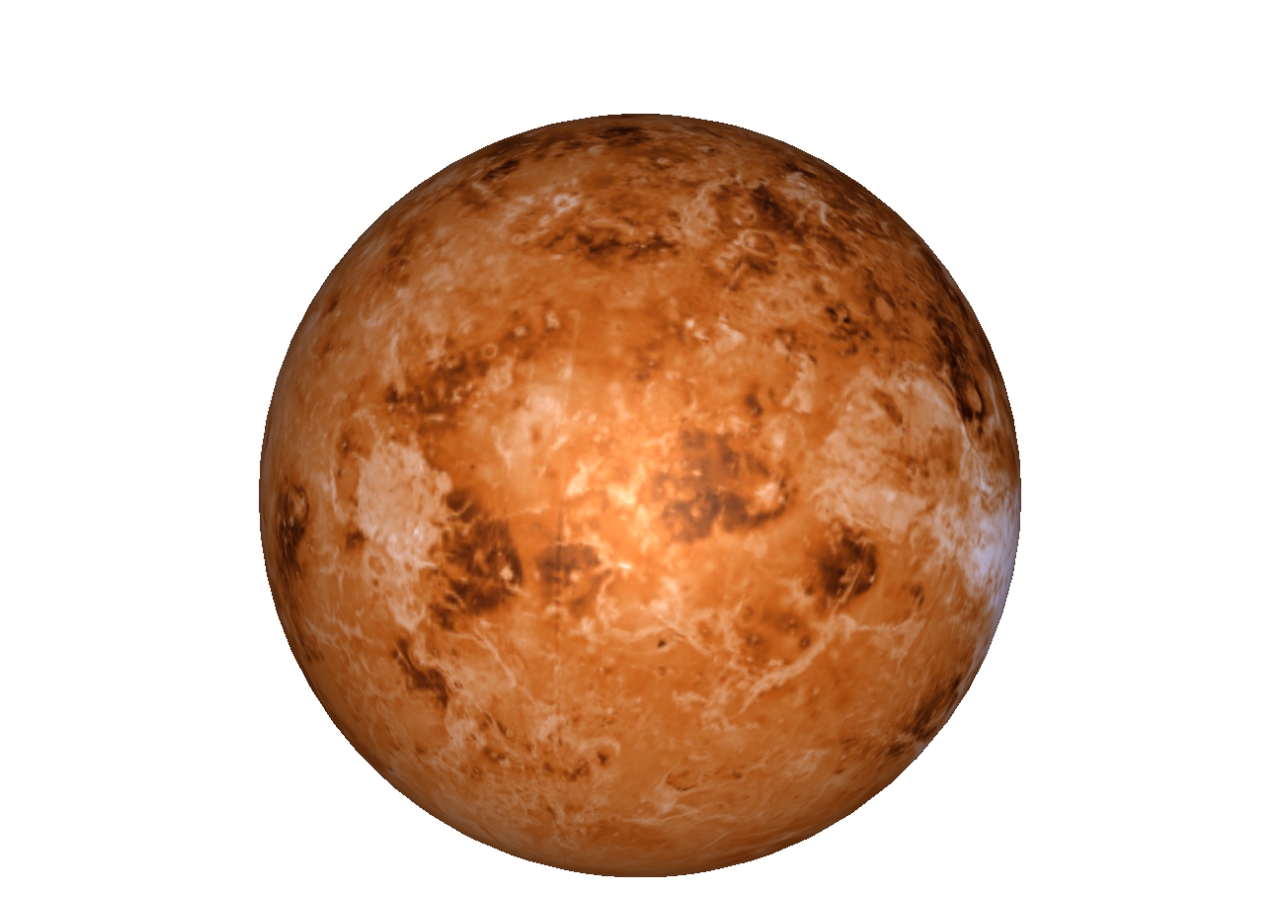
<file: images/planets/animated/venus.html>
<!doctype html>
<html>
<head>
<meta charset="utf-8">
<title>CinEspacio</title>
<meta name="viewport" content="width=device-width, initial-scale=1">
<!--ESTLIOS -->
<!--SCRIPTS -->
    <script src="threemas/build/three.min.js"></script>
    <script src="threemas/examples/js/loaders/OBJLoader.js"></script>
    <script src="threemas/examples/js/controls/TrackballControls.js"></script>
    <script src="threemas/examples/js/Detector.js"></script>
<style>
body, html {overflow:hidden;}
canvas {cursor:pointer;width:100%!important;height:auto!important;background: transparent!important;}
</style>
</head>

<body>

<script>
 var container;

    var camera, scene, renderer, controls;

    var mouseX = 0, mouseY = 0;

    var windowHalfX = window.innerWidth / 2;
    var windowHalfY = window.innerHeight / 2;

    init();

    function init() {

      container = document.createElement('div');
      document.body.appendChild(container);

      camera = new THREE.PerspectiveCamera(45, window.innerWidth / window.innerHeight, 1, 2000);
      camera.position.z = 28;

      /////////////////////////////////////////
      // Trackball Controller
      /////////////////////////////////////////

      controls = new THREE.TrackballControls(camera);
      controls.rotateSpeed = 5.0;
      controls.zoomSpeed = 3.2;
      controls.panSpeed = 0.8;
      controls.noZoom = true;
      controls.noPan = true;
      controls.staticMoving = true;
      controls.dynamicDampingFactor = 0.2;

      function animationLoop(time) {

        controls.update();

        camera.position.x += (mouseX - camera.position.x) * .00;
        camera.position.y += (- mouseY - camera.position.y) * .00;
        camera.lookAt(scene.position);

        var delta = time - animationLoop.lastTime;
        animationLoop.lastTime = time;
        rotatePlanet(delta);

        renderer.render(scene, camera);
        requestAnimationFrame(animationLoop);
      }

      function rotatePlanet(delta) {
        if (planet == null) return;
      
        planet.rotation.y += (delta * 0.0003);
        this.time -= delta;
      }

      // scene

      scene = new THREE.Scene();

      var ambient = new THREE.AmbientLight(0x101030);
      scene.add(ambient);

      var directionalLight = new THREE.DirectionalLight(0xffeedd);
      directionalLight.position.set(0, 0, 1);
      scene.add(directionalLight);

      // texture

      var manager = new THREE.LoadingManager();
      manager.onProgress = function (item, loaded, total) {

        console.log(item, loaded, total);

      };

      var texture = new THREE.Texture();

      var onProgress = function (xhr) {
        if (xhr.lengthComputable) {
          var percentComplete = xhr.loaded / xhr.total * 100;
          console.log(Math.round(percentComplete, 2) + '% downloaded');
        }
      };

      var onError = function (xhr) {
      };


      var loader = new THREE.ImageLoader(manager);
      loader.load('planets/texture/venus.jpg', function (image) {

        texture.image = image;
        texture.needsUpdate = true;

      });

      // model

      var planet = null;
      var loader = new THREE.OBJLoader(manager);
      loader.load('planets/venus.obj', function (object) {

        planet = object;
        object.traverse(function (child) {

          if (child instanceof THREE.Mesh) {

            child.material.map = texture;

          }

        });

        object.position.y = -1;
        scene.add(object);

      }, onProgress, onError);

      //

      renderer = new THREE.WebGLRenderer({
        alpha: true,
      });
      renderer.setPixelRatio(window.devicePixelRatio);
      renderer.setSize(window.innerWidth, window.innerHeight);
      container.appendChild(renderer.domElement);

      document.addEventListener('mousemove', onDocumentMouseMove, true);

      //

      window.addEventListener('resize', onWindowResize, true);

      requestAnimationFrame(animationLoop);
    }

    function onWindowResize() {

      windowHalfX = window.innerWidth;
      windowHalfY = window.innerHeight;

      camera.aspect = window.innerWidth / window.innerHeight;
      camera.updateProjectionMatrix();

      renderer.setSize(window.innerWidth, window.innerHeight);

    }

    function onDocumentMouseMove(event) {

      mouseX = (event.clientX - windowHalfX);
      mouseY = (event.clientY - windowHalfY);

    }
    </script>

</body>
</html>
</file>
